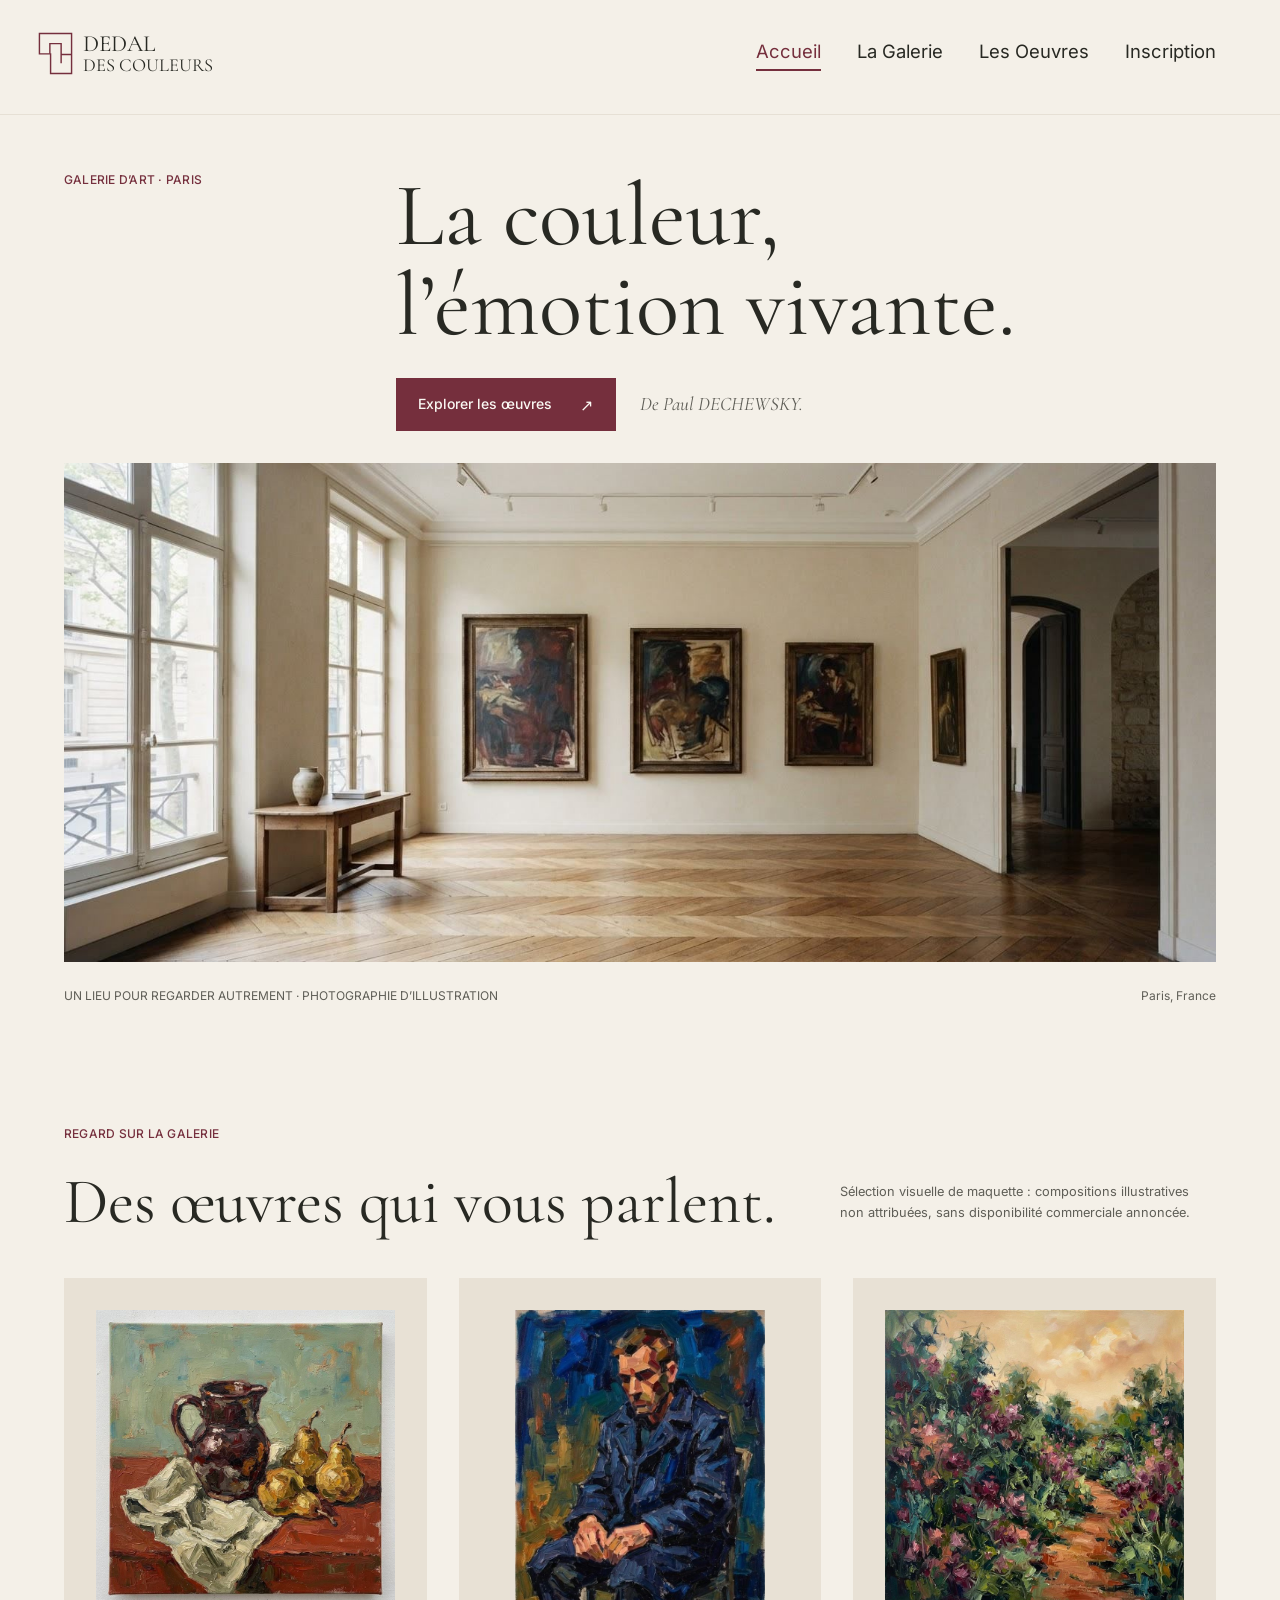
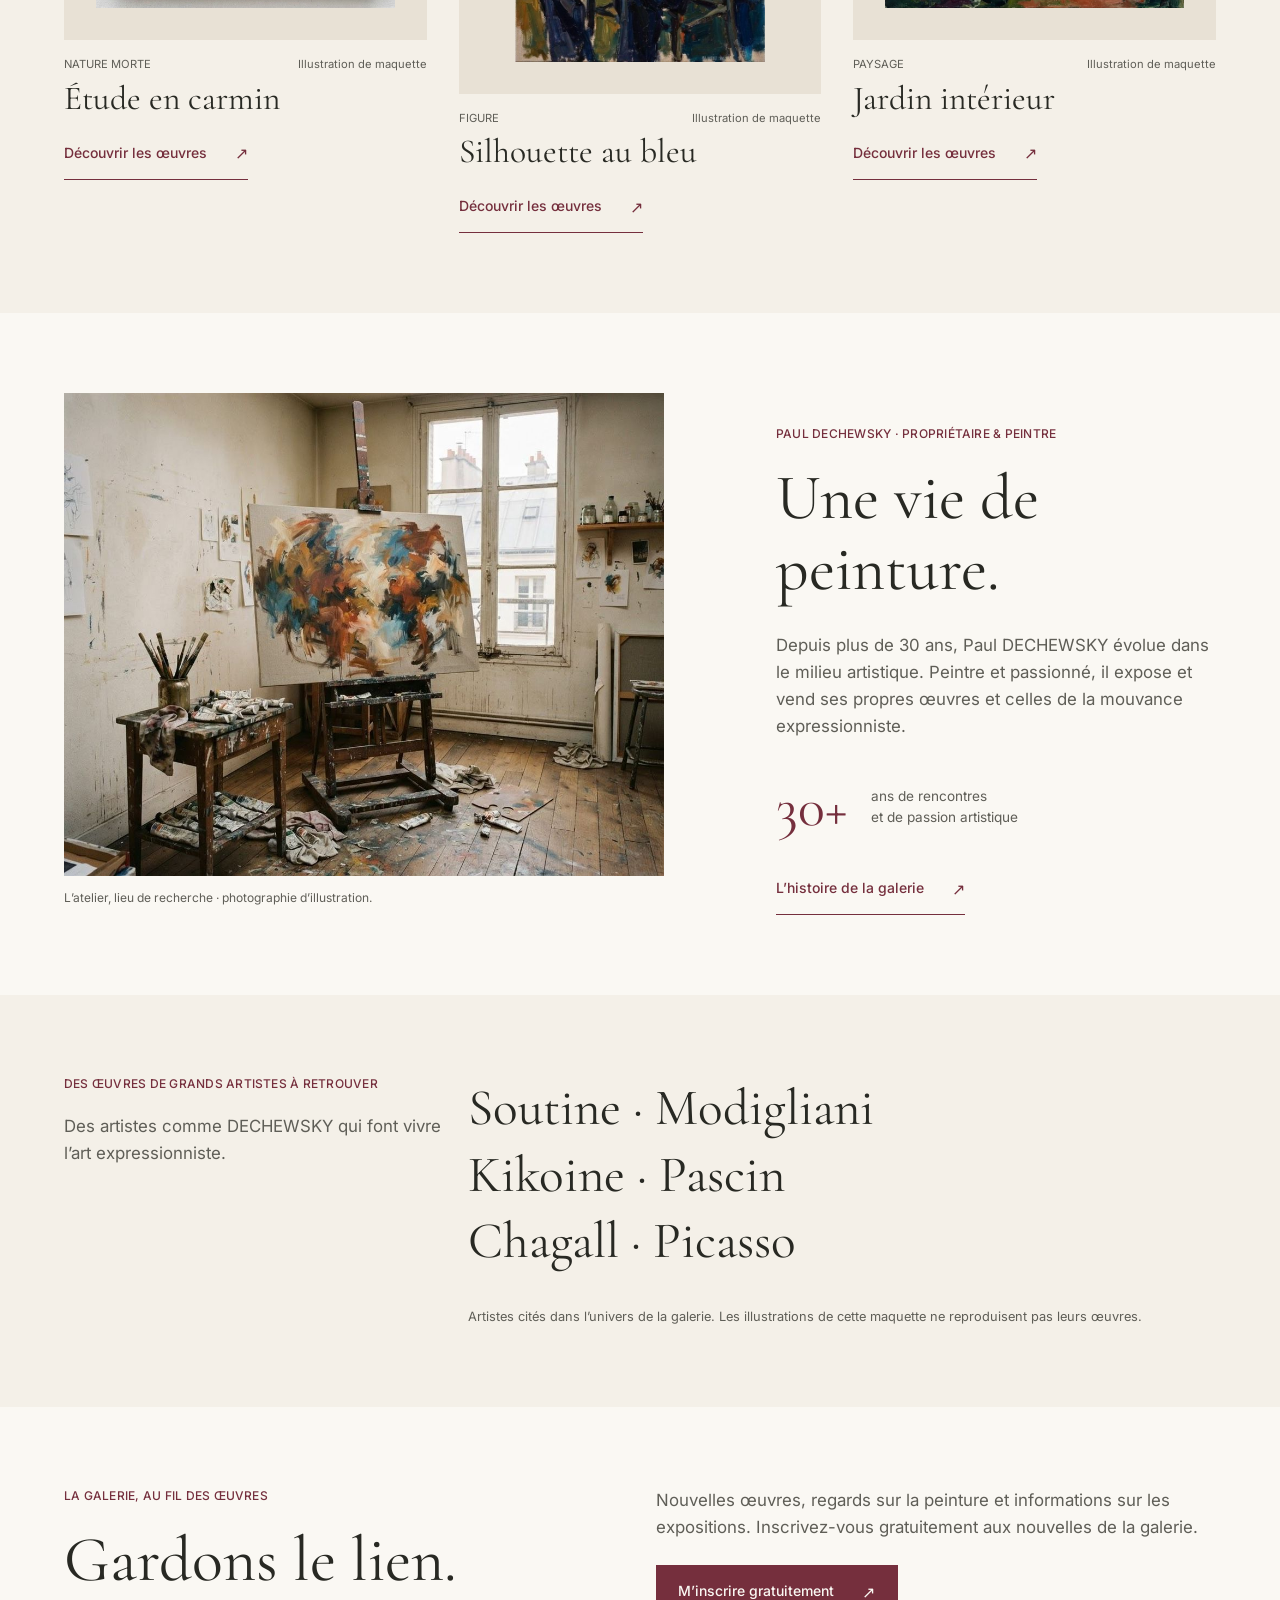
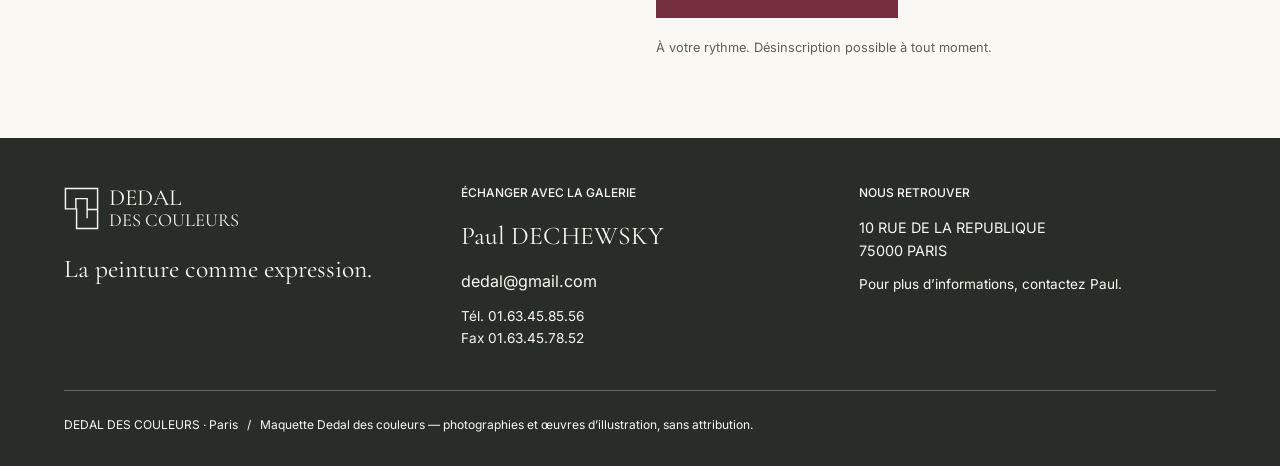
<file: index.html>
<!DOCTYPE html>
<html lang="fr">
<head>
  <meta charset="utf-8">
  <meta name="viewport" content="width=device-width, initial-scale=1">
  <title>DEDAL DES COULEURS · Galerie d’art à Paris</title>
  <meta name="description" content="DEDAL DES COULEURS, galerie d’art de Paul DECHEWSKY à Paris : peinture expressionniste, œuvres et expositions.">
  <link rel="icon" href="images/logo.svg" type="image/svg+xml">
  <link rel="stylesheet" href="css/style.css">
</head>
<body>
  <a class="lien-evitement" href="#contenu">Aller au contenu</a>

  <header class="entete">
    <div class="conteneur">
      <a class="logo" href="index.html" aria-label="DEDAL DES COULEURS, retour à l’accueil">
        <img src="images/logo.svg" alt="" width="35" height="43">
        <span><span class="logo-grand">Dedal</span>des couleurs</span>
      </a>
      <button class="burger" type="button" aria-expanded="false" aria-controls="menu" aria-label="Ouvrir le menu">
        <span></span><span></span><span></span>
      </button>
      <nav aria-label="Navigation principale">
        <ul class="menu" id="menu">
        <li><a href="index.html" aria-current="page">Accueil</a></li>
        <li><a href="galerie.html">La Galerie</a></li>
        <li><a href="oeuvres.html">Les Oeuvres</a></li>
        <li><a href="inscription.html">Inscription</a></li>
        </ul>
      </nav>
    </div>
  </header>

  <main id="contenu">
    <section class="conteneur hero" aria-labelledby="titre-accueil">
      <p class="surtitre">Galerie d’art · Paris</p>
      <div class="hero-texte">
        <h1 class="titre-xl" id="titre-accueil">La couleur,<br>l’émotion vivante.</h1>
        <div class="hero-actions">
          <a class="bouton fleche" href="oeuvres.html">Explorer les œuvres</a>
          <p class="signature">De Paul DECHEWSKY.</p>
        </div>
      </div>
      <figure class="hero-image">
        <img src="images/galerie-salle.jpg" alt="Salle lumineuse de la galerie, parquet en point de Hongrie et toiles expressionnistes accrochées au mur" width="1584" height="672">
      </figure>
      <p class="hero-legende"><span>Un lieu pour regarder autrement · photographie d’illustration</span><span>Paris, France</span></p>
    </section>

    <section class="section fond-creme" aria-labelledby="titre-oeuvres">
      <div class="conteneur">
        <div class="section-intro">
          <p class="surtitre">Regard sur la galerie</p>
          <h2 class="titre-l" id="titre-oeuvres">Des œuvres qui vous parlent.</h2>
          <p class="petit">Sélection visuelle de maquette : compositions illustratives non attribuées, sans disponibilité commerciale annoncée.</p>
        </div>
        <ul class="grille-oeuvres">
        <li class="oeuvre">
          <div class="oeuvre-cadre">
            <img src="images/etude-en-carmin.jpg" alt="Nature morte peinte : pichet brun, poires et linge blanc sur une table rouge" width="800" height="800" loading="lazy">
          </div>
          <p class="oeuvre-meta"><span>Nature morte</span><span>Illustration de maquette</span></p>
          <h3>Étude en carmin</h3>
          <a class="lien-fleche fleche" href="oeuvres.html">Découvrir les œuvres<span class="visually-hidden"> : Étude en carmin</span></a>
        </li>
        <li class="oeuvre">
          <div class="oeuvre-cadre">
            <img src="images/silhouette-au-bleu.jpg" alt="Portrait expressionniste d’un homme assis, vêtu de bleu sombre" width="568" height="800" loading="lazy">
          </div>
          <p class="oeuvre-meta"><span>Figure</span><span>Illustration de maquette</span></p>
          <h3>Silhouette au bleu</h3>
          <a class="lien-fleche fleche" href="oeuvres.html">Découvrir les œuvres<span class="visually-hidden"> : Silhouette au bleu</span></a>
        </li>
        <li class="oeuvre">
          <div class="oeuvre-cadre">
            <img src="images/jardin-interieur.jpg" alt="Chemin ocre traversant un jardin de fleurs pourpres" width="800" height="800" loading="lazy">
          </div>
          <p class="oeuvre-meta"><span>Paysage</span><span>Illustration de maquette</span></p>
          <h3>Jardin intérieur</h3>
          <a class="lien-fleche fleche" href="oeuvres.html">Découvrir les œuvres<span class="visually-hidden"> : Jardin intérieur</span></a>
        </li>
        </ul>
      </div>
    </section>

    <section class="section fond-ivoire" aria-labelledby="titre-paul">
      <div class="conteneur presentation">
        <figure>
          <img src="images/atelier.jpg" alt="Atelier de peintre : toile abstraite sur un chevalet devant une fenêtre" width="1100" height="886" loading="lazy">
          <figcaption class="legende">L’atelier, lieu de recherche · photographie d’illustration.</figcaption>
        </figure>
        <div class="presentation-texte">
          <p class="surtitre">Paul DECHEWSKY · Propriétaire &amp; peintre</p>
          <h2 class="titre-l" id="titre-paul">Une vie de peinture.</h2>
          <p class="texte-gris">Depuis plus de 30 ans, Paul DECHEWSKY évolue dans le milieu artistique. Peintre et passionné, il expose et vend ses propres œuvres et celles de la mouvance expressionniste.</p>
          <p class="chiffre"><strong>30+</strong><span>ans de rencontres<br>et de passion artistique</span></p>
          <a class="lien-fleche fleche" href="galerie.html">L’histoire de la galerie</a>
        </div>
      </div>
    </section>

    <section class="section fond-creme" aria-labelledby="titre-artistes">
      <div class="conteneur artistes">
        <div>
          <h2 class="surtitre" id="titre-artistes">Des œuvres de grands artistes à retrouver</h2>
          <p class="texte-gris">Des artistes comme DECHEWSKY qui font vivre l’art expressionniste.</p>
        </div>
        <div>
          <ul class="artistes-liste">
            <li>Soutine · Modigliani</li>
            <li>Kikoine · Pascin</li>
            <li>Chagall · Picasso</li>
          </ul>
          <p class="petit">Artistes cités dans l’univers de la galerie. Les illustrations de cette maquette ne reproduisent pas leurs œuvres.</p>
        </div>
      </div>
    </section>

    <section class="section fond-ivoire" aria-labelledby="titre-lien">
      <div class="conteneur newsletter">
        <div>
          <p class="surtitre">La galerie, au fil des œuvres</p>
          <h2 class="titre-l" id="titre-lien">Gardons le lien.</h2>
        </div>
        <div>
          <p class="texte-gris">Nouvelles œuvres, regards sur la peinture et informations sur les expositions. Inscrivez-vous gratuitement aux nouvelles de la galerie.</p>
          <a class="bouton fleche" href="inscription.html">M’inscrire gratuitement</a>
          <p class="petit">À votre rythme. Désinscription possible à tout moment.</p>
        </div>
      </div>
    </section>
  </main>

  <footer class="pied">
    <div class="conteneur">
      <div class="pied-grille">
        <div>
          <a class="logo" href="index.html" aria-label="DEDAL DES COULEURS, retour à l’accueil">
            <img src="images/logo-clair.svg" alt="" width="35" height="43">
            <span><span class="logo-grand">Dedal</span>des couleurs</span>
          </a>
          <p class="pied-devise">La peinture comme expression.</p>
        </div>
        <div>
          <h2>Échanger avec la galerie</h2>
          <p class="pied-nom">Paul DECHEWSKY</p>
          <a class="pied-mail" href="mailto:dedal@gmail.com">dedal@gmail.com</a>
          <p class="pied-petit">Tél. <a href="tel:+33163458556">01.63.45.85.56</a><br>Fax 01.63.45.78.52</p>
        </div>
        <div>
          <h2>Nous retrouver</h2>
          <address>10 RUE DE LA REPUBLIQUE<br>75000 PARIS</address>
          <p class="pied-petit">Pour plus d’informations, contactez Paul.</p>
        </div>
      </div>
      <p class="pied-bas">DEDAL DES COULEURS · Paris &nbsp;&nbsp;/&nbsp;&nbsp; Maquette Dedal des couleurs — photographies et œuvres d’illustration, sans attribution.</p>
    </div>
  </footer>

  <script src="js/script.js"></script>
</body>
</html>
</file>
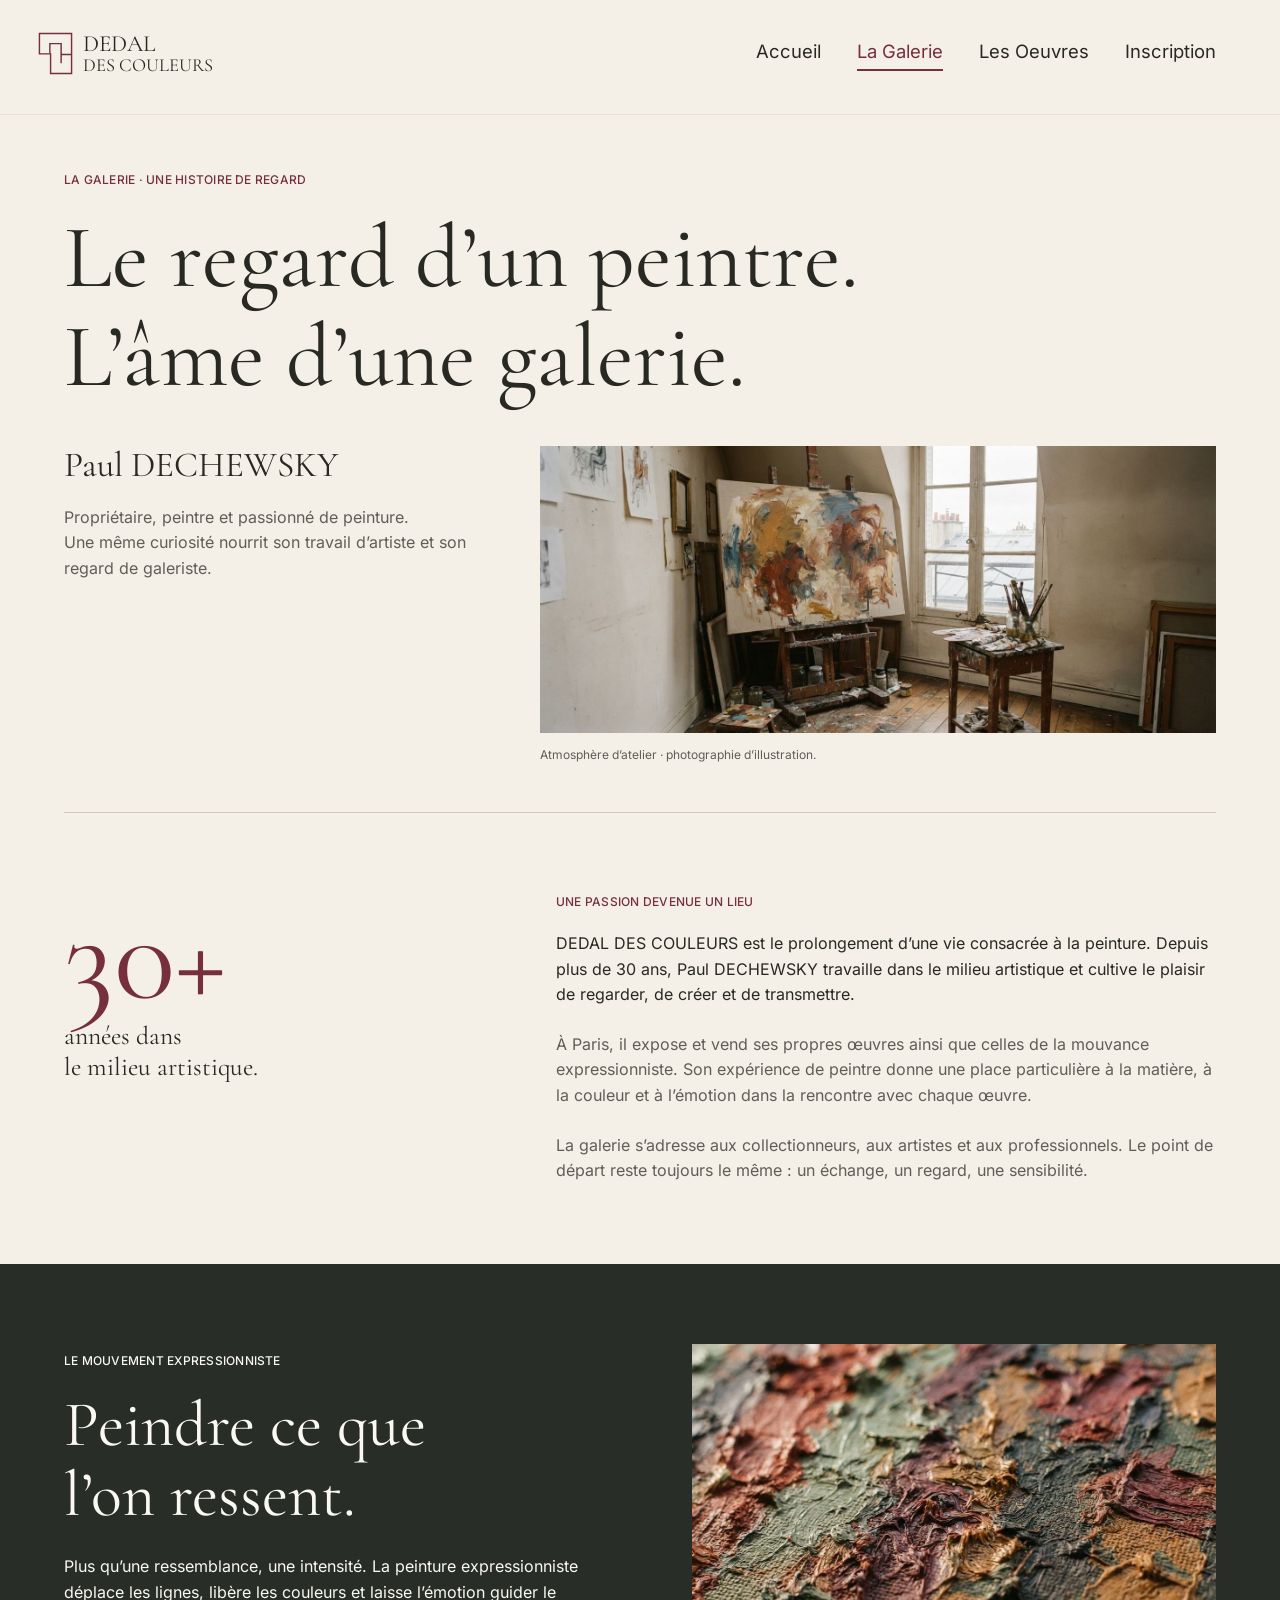
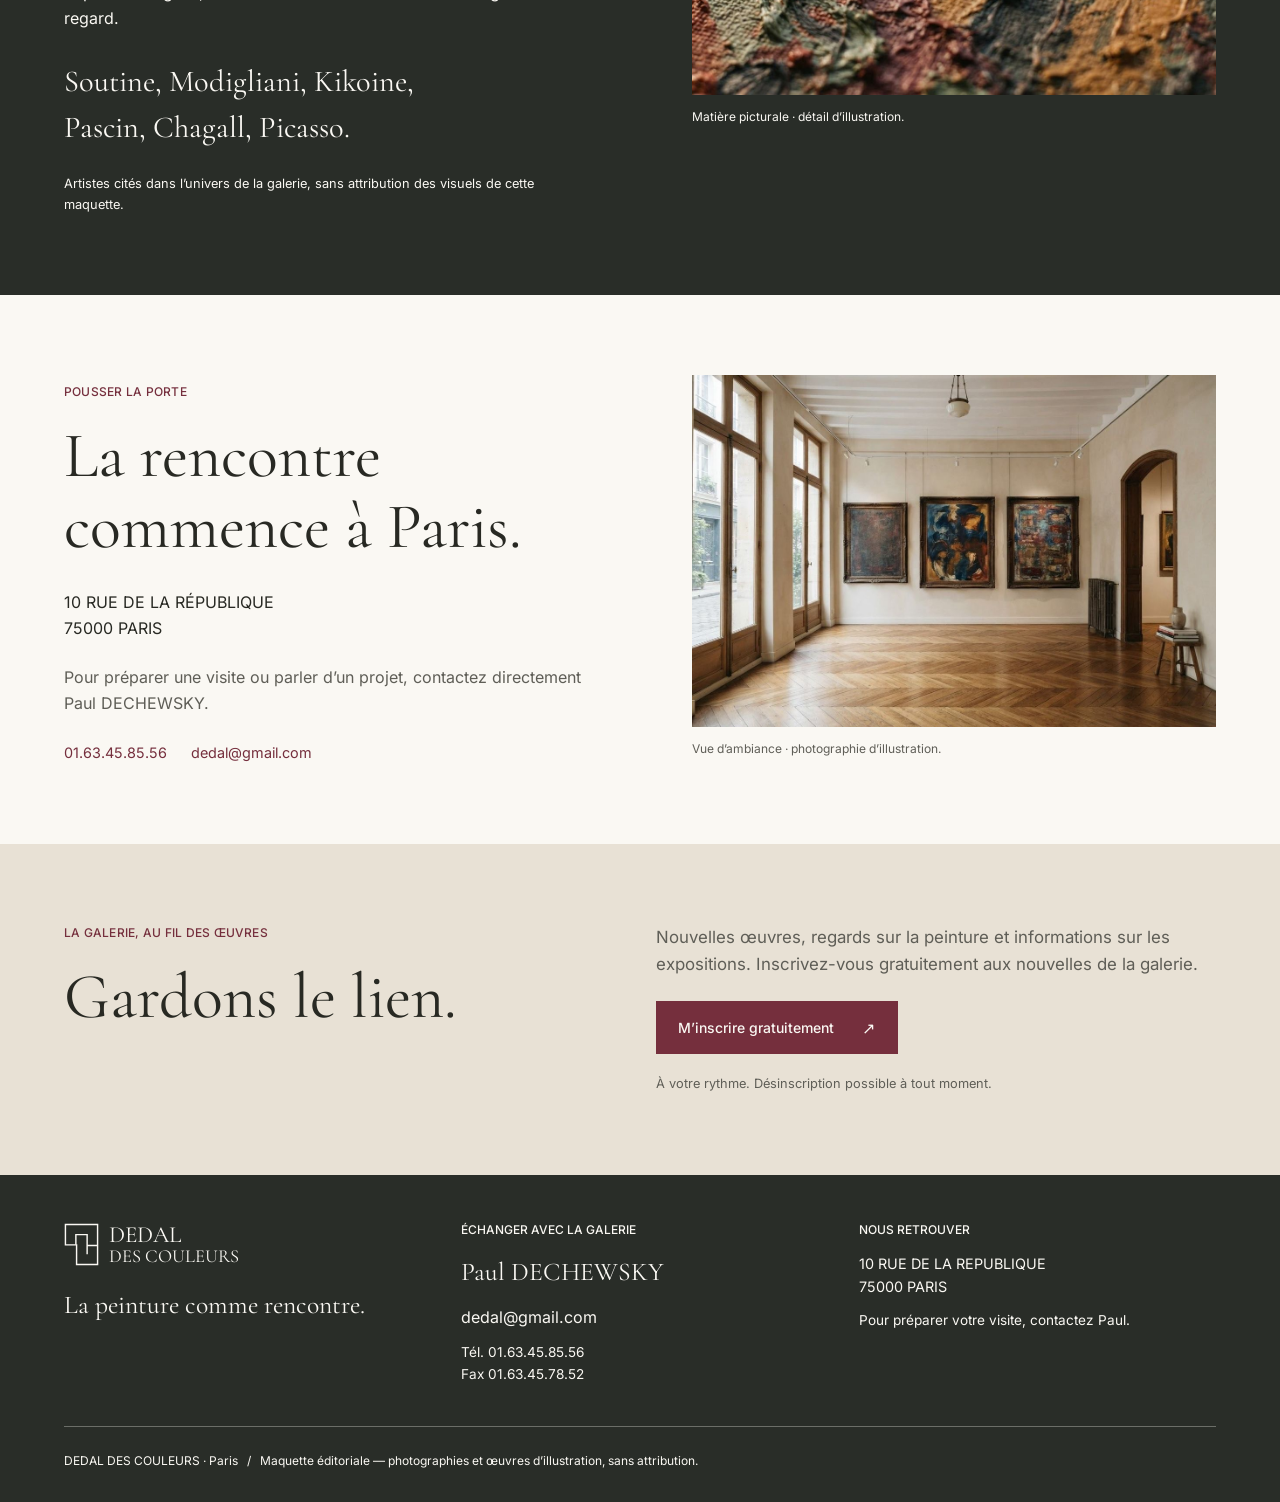
<file: galerie.html>
<!DOCTYPE html>
<html lang="fr">
<head>
  <meta charset="utf-8">
  <meta name="viewport" content="width=device-width, initial-scale=1">
  <title>La Galerie · DEDAL DES COULEURS</title>
  <meta name="description" content="L’histoire de la galerie DEDAL DES COULEURS et de Paul DECHEWSKY, peintre et galeriste à Paris.">
  <link rel="icon" href="images/logo.svg" type="image/svg+xml">
  <link rel="stylesheet" href="css/style.css">
</head>
<body>
  <a class="lien-evitement" href="#contenu">Aller au contenu</a>

  <header class="entete">
    <div class="conteneur">
      <a class="logo" href="index.html" aria-label="DEDAL DES COULEURS, retour à l’accueil">
        <img src="images/logo.svg" alt="" width="35" height="43">
        <span><span class="logo-grand">Dedal</span>des couleurs</span>
      </a>
      <button class="burger" type="button" aria-expanded="false" aria-controls="menu" aria-label="Ouvrir le menu">
        <span></span><span></span><span></span>
      </button>
      <nav aria-label="Navigation principale">
        <ul class="menu" id="menu">
        <li><a href="index.html">Accueil</a></li>
        <li><a href="galerie.html" aria-current="page">La Galerie</a></li>
        <li><a href="oeuvres.html">Les Oeuvres</a></li>
        <li><a href="inscription.html">Inscription</a></li>
        </ul>
      </nav>
    </div>
  </header>

  <main id="contenu">
    <section class="conteneur page-intro" aria-labelledby="titre-galerie">
      <p class="surtitre">La galerie · Une histoire de regard</p>
      <h1 class="titre-xl" id="titre-galerie">Le regard d’un peintre.<br>L’âme d’une galerie.</h1>
      <div class="galerie-portrait">
        <div>
          <h2>Paul DECHEWSKY</h2>
          <p class="texte-gris">Propriétaire, peintre et passionné de peinture.<br>Une même curiosité nourrit son travail d’artiste et son regard de galeriste.</p>
        </div>
        <figure>
          <img src="images/atelier-large.jpg" alt="Atelier sous les toits : grande toile abstraite sur chevalet, pinceaux et tubes de peinture" width="1500" height="636">
          <figcaption class="legende">Atmosphère d’atelier · photographie d’illustration.</figcaption>
        </figure>
      </div>
    </section>

    <section class="conteneur" aria-labelledby="titre-passion">
      <div class="passion section">
        <p class="passion-chiffre"><strong>30+</strong><span>années dans<br>le milieu artistique.</span></p>
        <div class="passion-texte">
          <h2 class="surtitre" id="titre-passion">Une passion devenue un lieu</h2>
          <p>DEDAL DES COULEURS est le prolongement d’une vie consacrée à la peinture. Depuis plus de 30 ans, Paul DECHEWSKY travaille dans le milieu artistique et cultive le plaisir de regarder, de créer et de transmettre.</p>
          <p>À Paris, il expose et vend ses propres œuvres ainsi que celles de la mouvance expressionniste. Son expérience de peintre donne une place particulière à la matière, à la couleur et à l’émotion dans la rencontre avec chaque œuvre.</p>
          <p>La galerie s’adresse aux collectionneurs, aux artistes et aux professionnels. Le point de départ reste toujours le même : un échange, un regard, une sensibilité.</p>
        </div>
      </div>
    </section>

    <section class="section fond-nuit" aria-labelledby="titre-mouvement">
      <div class="conteneur deux-colonnes">
        <div class="contenu">
          <p class="surtitre">Le mouvement expressionniste</p>
          <h2 class="titre-l" id="titre-mouvement">Peindre ce que<br>l’on ressent.</h2>
          <p>Plus qu’une ressemblance, une intensité. La peinture expressionniste déplace les lignes, libère les couleurs et laisse l’émotion guider le regard.</p>
          <p class="liste-noms">Soutine, Modigliani, Kikoine,<br>Pascin, Chagall, Picasso.</p>
          <p class="petit">Artistes cités dans l’univers de la galerie, sans attribution des visuels de cette maquette.</p>
        </div>
        <figure>
          <img src="images/matiere.jpg" alt="Gros plan sur une peinture à l’huile en relief, tons rouges, verts et ocre" width="1200" height="805" loading="lazy">
          <figcaption class="legende">Matière picturale · détail d’illustration.</figcaption>
        </figure>
      </div>
    </section>

    <section class="section fond-ivoire" aria-labelledby="titre-rencontre">
      <div class="conteneur deux-colonnes">
        <div class="contenu">
          <p class="surtitre">Pousser la porte</p>
          <h2 class="titre-l" id="titre-rencontre">La rencontre<br>commence à Paris.</h2>
          <address class="contact-adresse">10 rue de la République<br>75000 Paris</address>
          <p class="texte-gris">Pour préparer une visite ou parler d’un projet, contactez directement Paul DECHEWSKY.</p>
          <p class="contact-liens"><a href="tel:+33163458556">01.63.45.85.56</a><a href="mailto:dedal@gmail.com">dedal@gmail.com</a></p>
        </div>
        <figure>
          <img src="images/galerie-vue.jpg" alt="Salle d’exposition aux grandes fenêtres, trois toiles encadrées au mur" width="1200" height="805" loading="lazy">
          <figcaption class="legende">Vue d’ambiance · photographie d’illustration.</figcaption>
        </figure>
      </div>
    </section>

    <section class="section fond-lin" aria-labelledby="titre-lien">
      <div class="conteneur newsletter">
        <div>
          <p class="surtitre">La galerie, au fil des œuvres</p>
          <h2 class="titre-l" id="titre-lien">Gardons le lien.</h2>
        </div>
        <div>
          <p class="texte-gris">Nouvelles œuvres, regards sur la peinture et informations sur les expositions. Inscrivez-vous gratuitement aux nouvelles de la galerie.</p>
          <a class="bouton fleche" href="inscription.html">M’inscrire gratuitement</a>
          <p class="petit">À votre rythme. Désinscription possible à tout moment.</p>
        </div>
      </div>
    </section>
  </main>

  <footer class="pied">
    <div class="conteneur">
      <div class="pied-grille">
        <div>
          <a class="logo" href="index.html" aria-label="DEDAL DES COULEURS, retour à l’accueil">
            <img src="images/logo-clair.svg" alt="" width="35" height="43">
            <span><span class="logo-grand">Dedal</span>des couleurs</span>
          </a>
          <p class="pied-devise">La peinture comme rencontre.</p>
        </div>
        <div>
          <h2>Échanger avec la galerie</h2>
          <p class="pied-nom">Paul DECHEWSKY</p>
          <a class="pied-mail" href="mailto:dedal@gmail.com">dedal@gmail.com</a>
          <p class="pied-petit">Tél. <a href="tel:+33163458556">01.63.45.85.56</a><br>Fax 01.63.45.78.52</p>
        </div>
        <div>
          <h2>Nous retrouver</h2>
          <address>10 RUE DE LA REPUBLIQUE<br>75000 PARIS</address>
          <p class="pied-petit">Pour préparer votre visite, contactez Paul.</p>
        </div>
      </div>
      <p class="pied-bas">DEDAL DES COULEURS · Paris &nbsp;&nbsp;/&nbsp;&nbsp; Maquette éditoriale — photographies et œuvres d’illustration, sans attribution.</p>
    </div>
  </footer>

  <script src="js/script.js"></script>
</body>
</html>
</file>
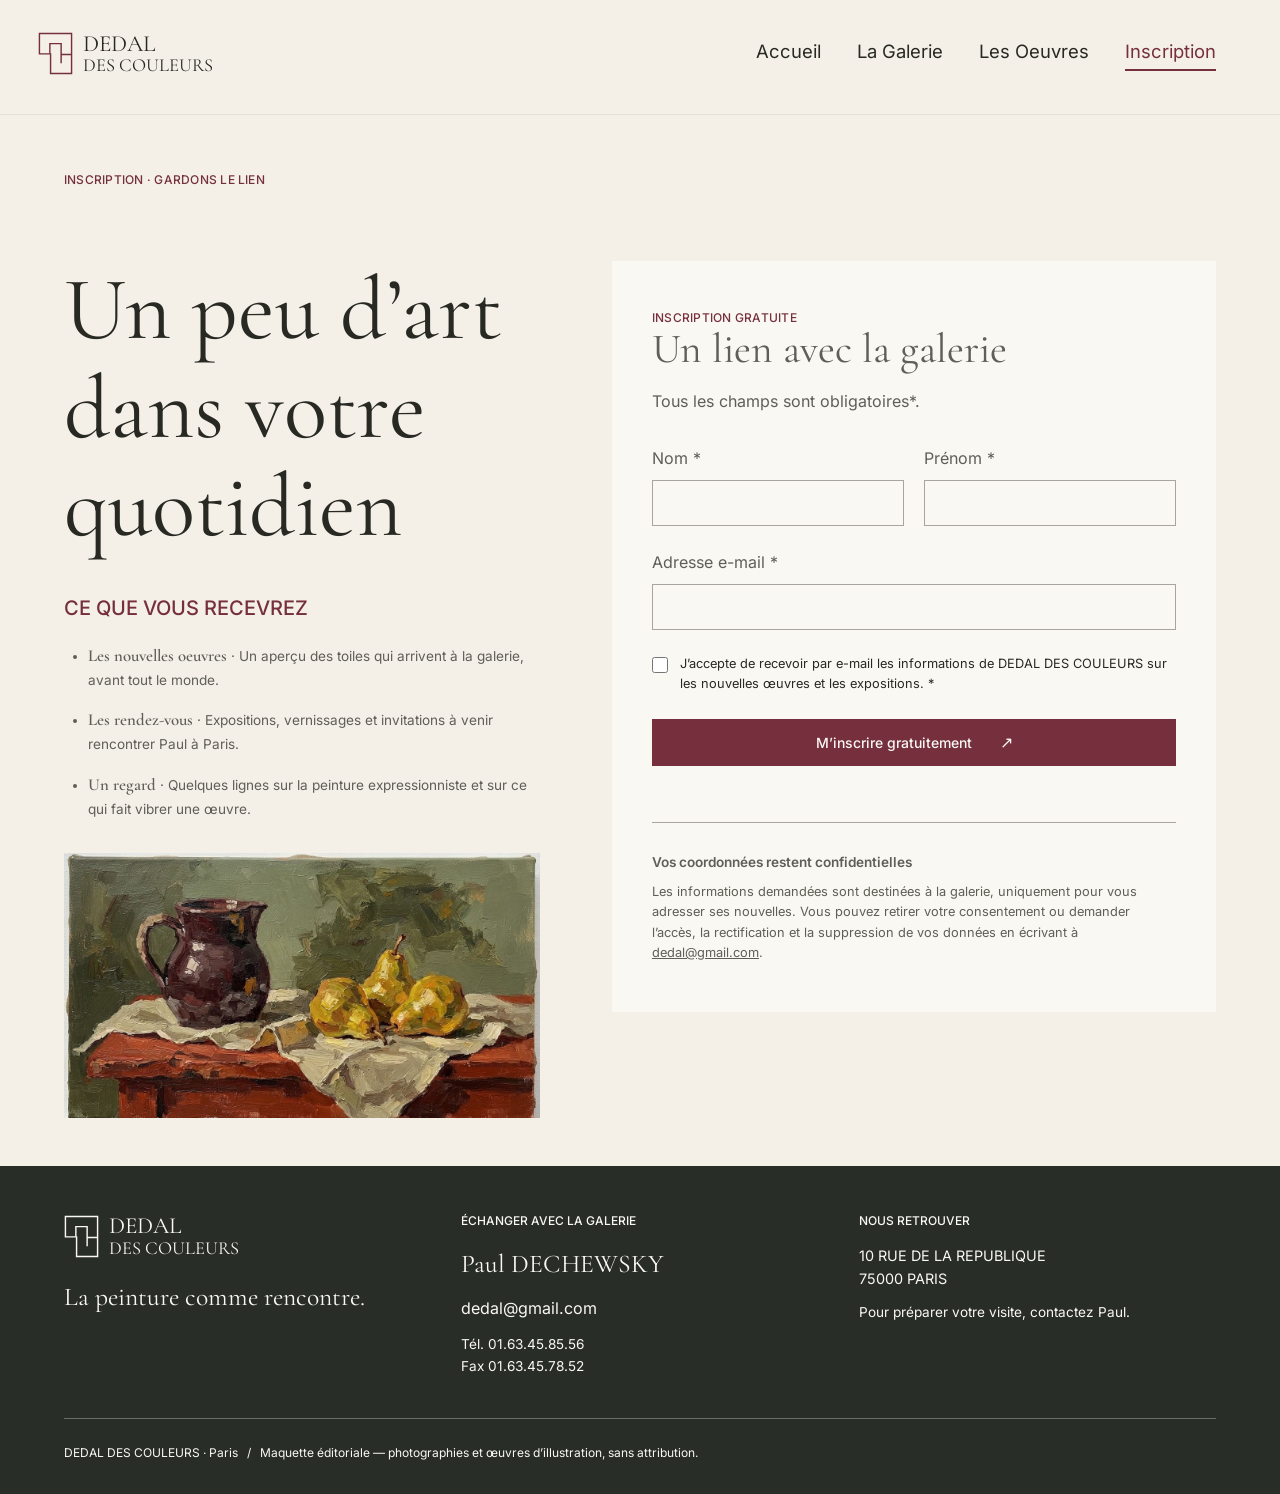
<file: inscription.html>
<!DOCTYPE html>
<html lang="fr">
<head>
  <meta charset="utf-8">
  <meta name="viewport" content="width=device-width, initial-scale=1">
  <title>Inscription · DEDAL DES COULEURS</title>
  <meta name="description" content="Inscrivez-vous gratuitement aux nouvelles de la galerie DEDAL DES COULEURS : nouvelles œuvres, expositions et vernissages.">
  <link rel="icon" href="images/logo.svg" type="image/svg+xml">
  <link rel="stylesheet" href="css/style.css">
</head>
<body>
  <a class="lien-evitement" href="#contenu">Aller au contenu</a>

  <header class="entete">
    <div class="conteneur">
      <a class="logo" href="index.html" aria-label="DEDAL DES COULEURS, retour à l’accueil">
        <img src="images/logo.svg" alt="" width="35" height="43">
        <span><span class="logo-grand">Dedal</span>des couleurs</span>
      </a>
      <button class="burger" type="button" aria-expanded="false" aria-controls="menu" aria-label="Ouvrir le menu">
        <span></span><span></span><span></span>
      </button>
      <nav aria-label="Navigation principale">
        <ul class="menu" id="menu">
        <li><a href="index.html">Accueil</a></li>
        <li><a href="galerie.html">La Galerie</a></li>
        <li><a href="oeuvres.html">Les Oeuvres</a></li>
        <li><a href="inscription.html" aria-current="page">Inscription</a></li>
        </ul>
      </nav>
    </div>
  </header>

  <main id="contenu">
    <div class="conteneur inscription">
      <p class="surtitre">Inscription · Gardons le lien</p>
      <section aria-labelledby="titre-inscription">
        <h1 class="titre-xl" id="titre-inscription">Un peu d’art<br>dans votre<br>quotidien</h1>
        <h2 class="rubrique">Ce que vous recevrez</h2>
        <ul class="avantages">
          <li><strong>Les nouvelles oeuvres</strong> · Un aperçu des toiles qui arrivent à la galerie, avant tout le monde.</li>
          <li><strong>Les rendez-vous</strong> · Expositions, vernissages et invitations à venir rencontrer Paul à Paris.</li>
          <li><strong>Un regard</strong> · Quelques lignes sur la peinture expressionniste et sur ce qui fait vibrer une œuvre.</li>
        </ul>
        <img class="inscription-image" src="images/inscription-nature-morte.jpg" alt="Nature morte peinte : pichet brun, poires jaunes et linge sur une table rouge" width="1200" height="670" loading="lazy">
      </section>

      <section class="formulaire-bloc" aria-labelledby="titre-formulaire">
        <p class="surtitre">Inscription gratuite</p>
        <h2 id="titre-formulaire">Un lien avec la galerie</h2>
        <p class="texte-gris">Tous les champs sont obligatoires*.</p>
        <form class="formulaire" id="formulaire" action="#" method="post">
          <div class="formulaire-ligne">
            <div class="champ">
              <label for="nom">Nom *</label>
              <input type="text" id="nom" name="nom" autocomplete="family-name" required>
            </div>
            <div class="champ">
              <label for="prenom">Prénom *</label>
              <input type="text" id="prenom" name="prenom" autocomplete="given-name" required>
            </div>
          </div>
          <div class="champ">
            <label for="email">Adresse e-mail *</label>
            <input type="email" id="email" name="email" autocomplete="email" required>
          </div>
          <div class="consentement">
            <input type="checkbox" id="consentement" name="consentement" required>
            <label for="consentement">J’accepte de recevoir par e-mail les informations de DEDAL DES COULEURS sur les nouvelles œuvres et les expositions. *</label>
          </div>
          <button class="bouton fleche" type="submit">M’inscrire gratuitement</button>
          <p class="message-envoi" id="message-envoi" aria-live="polite"></p>
        </form>
        <div class="confidentialite">
          <h3>Vos coordonnées restent confidentielles</h3>
          <p>Les informations demandées sont destinées à la galerie, uniquement pour vous adresser ses nouvelles. Vous pouvez retirer votre consentement ou demander l’accès, la rectification et la suppression de vos données en écrivant à <a href="mailto:dedal@gmail.com">dedal@gmail.com</a>.</p>
        </div>
      </section>
    </div>
  </main>

  <footer class="pied">
    <div class="conteneur">
      <div class="pied-grille">
        <div>
          <a class="logo" href="index.html" aria-label="DEDAL DES COULEURS, retour à l’accueil">
            <img src="images/logo-clair.svg" alt="" width="35" height="43">
            <span><span class="logo-grand">Dedal</span>des couleurs</span>
          </a>
          <p class="pied-devise">La peinture comme rencontre.</p>
        </div>
        <div>
          <h2>Échanger avec la galerie</h2>
          <p class="pied-nom">Paul DECHEWSKY</p>
          <a class="pied-mail" href="mailto:dedal@gmail.com">dedal@gmail.com</a>
          <p class="pied-petit">Tél. <a href="tel:+33163458556">01.63.45.85.56</a><br>Fax 01.63.45.78.52</p>
        </div>
        <div>
          <h2>Nous retrouver</h2>
          <address>10 RUE DE LA REPUBLIQUE<br>75000 PARIS</address>
          <p class="pied-petit">Pour préparer votre visite, contactez Paul.</p>
        </div>
      </div>
      <p class="pied-bas">DEDAL DES COULEURS · Paris &nbsp;&nbsp;/&nbsp;&nbsp; Maquette éditoriale — photographies et œuvres d’illustration, sans attribution.</p>
    </div>
  </footer>

  <script src="js/script.js"></script>
</body>
</html>
</file>
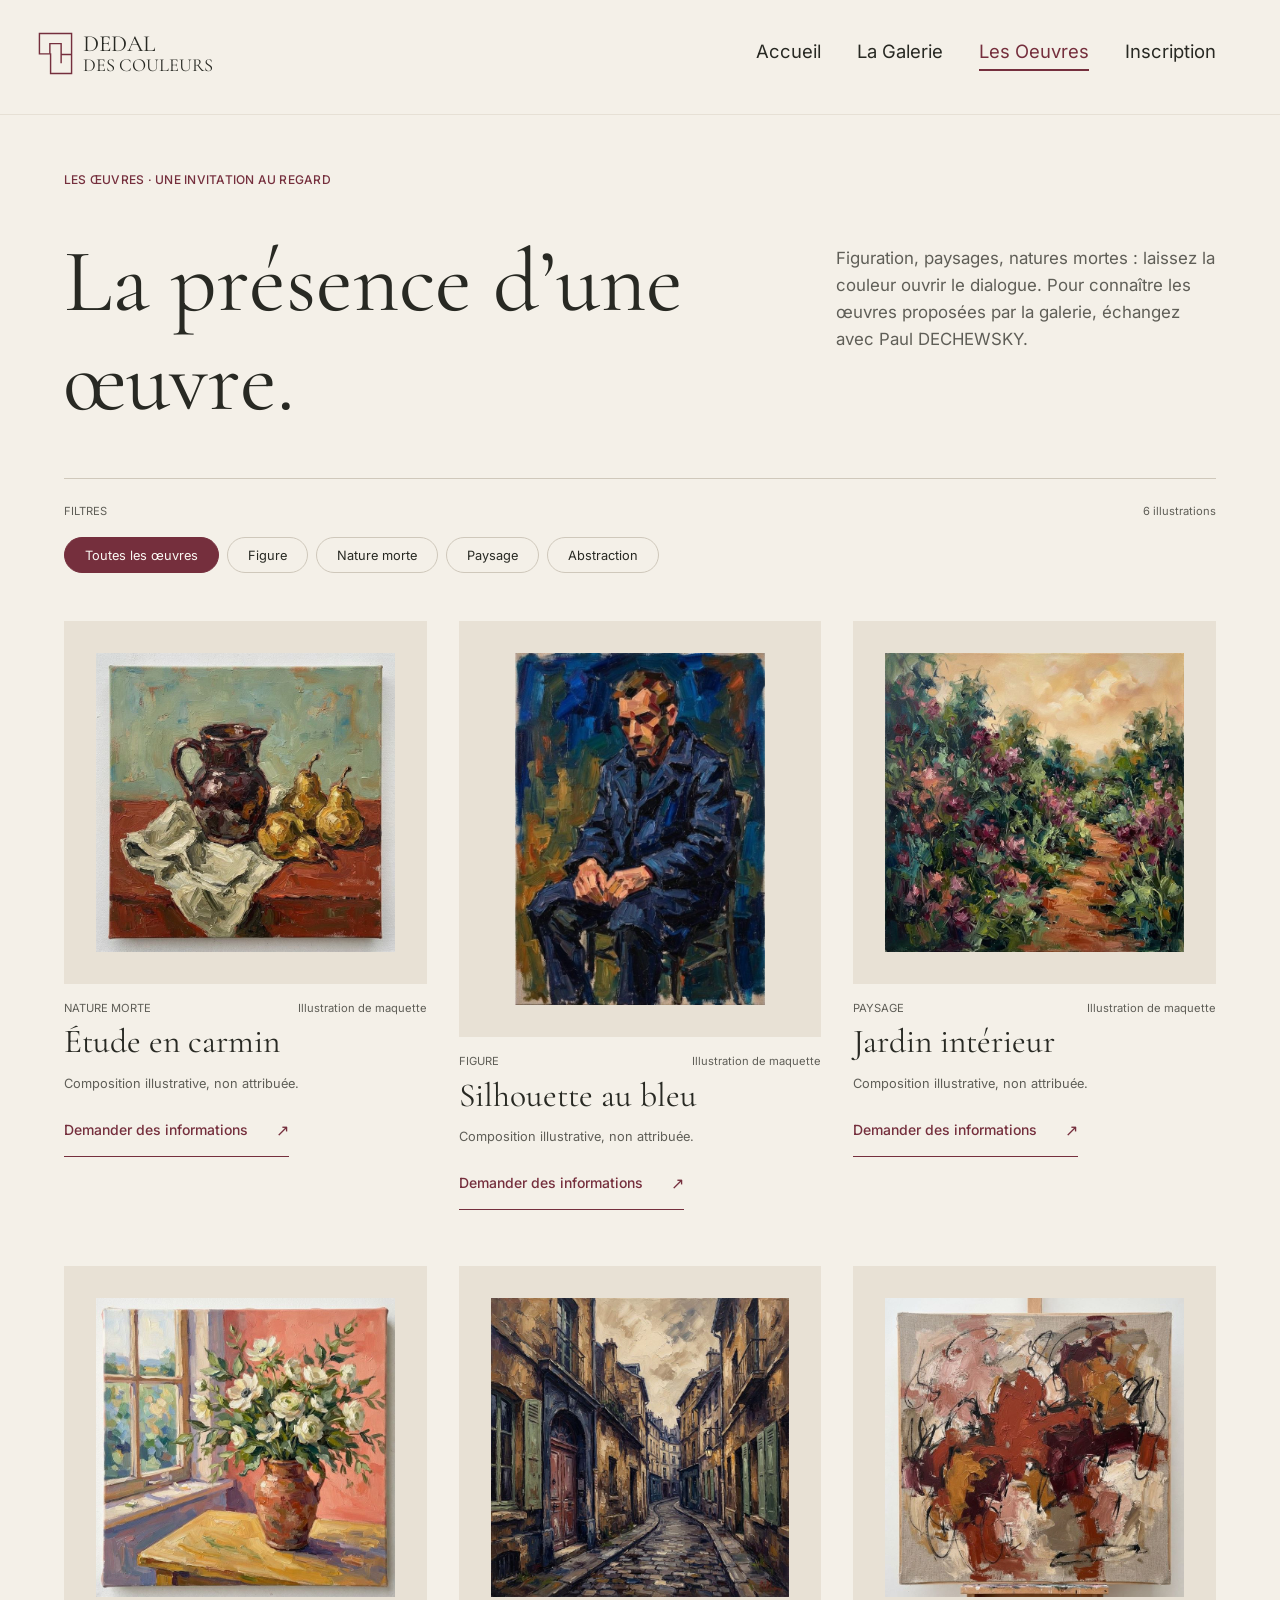
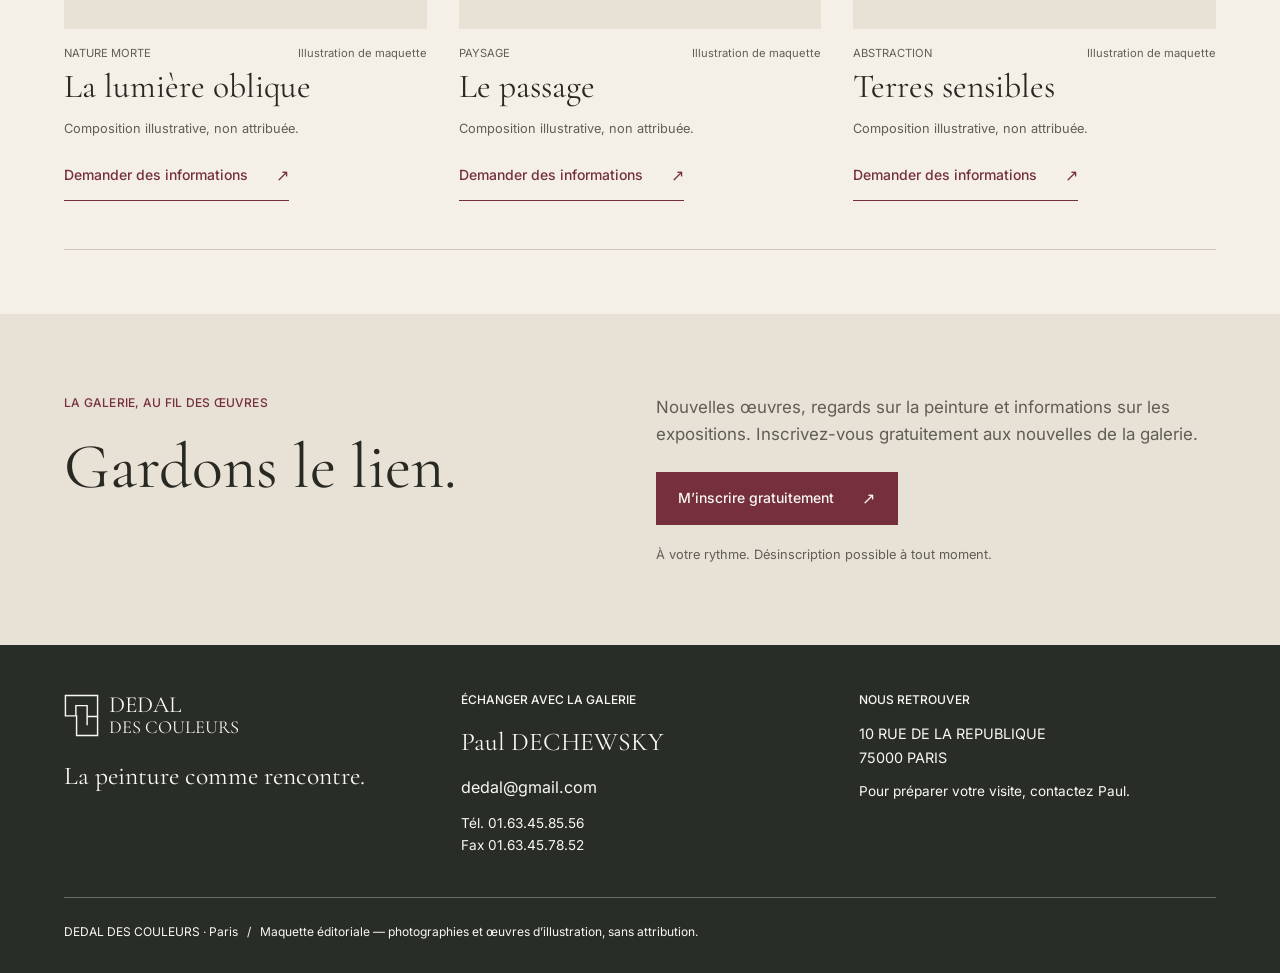
<file: oeuvres.html>
<!DOCTYPE html>
<html lang="fr">
<head>
  <meta charset="utf-8">
  <meta name="viewport" content="width=device-width, initial-scale=1">
  <title>Les Œuvres · DEDAL DES COULEURS</title>
  <meta name="description" content="Figuration, paysages, natures mortes et abstraction : découvrez les œuvres présentées par la galerie DEDAL DES COULEURS.">
  <link rel="icon" href="images/logo.svg" type="image/svg+xml">
  <link rel="stylesheet" href="css/style.css">
</head>
<body>
  <a class="lien-evitement" href="#contenu">Aller au contenu</a>

  <header class="entete">
    <div class="conteneur">
      <a class="logo" href="index.html" aria-label="DEDAL DES COULEURS, retour à l’accueil">
        <img src="images/logo.svg" alt="" width="35" height="43">
        <span><span class="logo-grand">Dedal</span>des couleurs</span>
      </a>
      <button class="burger" type="button" aria-expanded="false" aria-controls="menu" aria-label="Ouvrir le menu">
        <span></span><span></span><span></span>
      </button>
      <nav aria-label="Navigation principale">
        <ul class="menu" id="menu">
        <li><a href="index.html">Accueil</a></li>
        <li><a href="galerie.html">La Galerie</a></li>
        <li><a href="oeuvres.html" aria-current="page">Les Oeuvres</a></li>
        <li><a href="inscription.html">Inscription</a></li>
        </ul>
      </nav>
    </div>
  </header>

  <main id="contenu">
    <section class="conteneur page-intro oeuvres-fin" aria-labelledby="titre-presence">
      <div class="oeuvres-entete">
        <p class="surtitre">Les œuvres · Une invitation au regard</p>
        <h1 class="titre-xl" id="titre-presence">La présence d’une œuvre.</h1>
        <p class="texte-gris">Figuration, paysages, natures mortes : laissez la couleur ouvrir le dialogue. Pour connaître les œuvres proposées par la galerie, échangez avec Paul DECHEWSKY.</p>
      </div>

      <div class="filtres">
        <div class="filtres-haut">
          <p id="titre-filtres">Filtres</p>
          <p id="compteur" aria-live="polite">6 illustrations</p>
        </div>
        <ul class="filtres-liste" aria-labelledby="titre-filtres">
          <li><button class="filtre" type="button" data-filtre="toutes" aria-pressed="true">Toutes les œuvres</button></li>
          <li><button class="filtre" type="button" data-filtre="figure" aria-pressed="false">Figure</button></li>
          <li><button class="filtre" type="button" data-filtre="nature-morte" aria-pressed="false">Nature morte</button></li>
          <li><button class="filtre" type="button" data-filtre="paysage" aria-pressed="false">Paysage</button></li>
          <li><button class="filtre" type="button" data-filtre="abstraction" aria-pressed="false">Abstraction</button></li>
        </ul>
      </div>

      <h2 class="visually-hidden">Liste des œuvres</h2>
      <ul class="grille-oeuvres" id="liste-oeuvres">
        <li class="oeuvre" data-categorie="nature-morte">
          <div class="oeuvre-cadre">
            <img src="images/etude-en-carmin.jpg" alt="Nature morte peinte : pichet brun, poires et linge blanc sur une table rouge" width="800" height="800" loading="lazy">
          </div>
          <p class="oeuvre-meta"><span>Nature morte</span><span>Illustration de maquette</span></p>
          <h3>Étude en carmin</h3>
          <p class="oeuvre-description">Composition illustrative, non attribuée.</p>
          <a class="lien-fleche fleche" href="inscription.html">Demander des informations<span class="visually-hidden"> : Étude en carmin</span></a>
        </li>
        <li class="oeuvre" data-categorie="figure">
          <div class="oeuvre-cadre">
            <img src="images/silhouette-au-bleu.jpg" alt="Portrait expressionniste d’un homme assis, vêtu de bleu sombre" width="568" height="800" loading="lazy">
          </div>
          <p class="oeuvre-meta"><span>Figure</span><span>Illustration de maquette</span></p>
          <h3>Silhouette au bleu</h3>
          <p class="oeuvre-description">Composition illustrative, non attribuée.</p>
          <a class="lien-fleche fleche" href="inscription.html">Demander des informations<span class="visually-hidden"> : Silhouette au bleu</span></a>
        </li>
        <li class="oeuvre" data-categorie="paysage">
          <div class="oeuvre-cadre">
            <img src="images/jardin-interieur.jpg" alt="Chemin ocre traversant un jardin de fleurs pourpres" width="800" height="800" loading="lazy">
          </div>
          <p class="oeuvre-meta"><span>Paysage</span><span>Illustration de maquette</span></p>
          <h3>Jardin intérieur</h3>
          <p class="oeuvre-description">Composition illustrative, non attribuée.</p>
          <a class="lien-fleche fleche" href="inscription.html">Demander des informations<span class="visually-hidden"> : Jardin intérieur</span></a>
        </li>
        <li class="oeuvre" data-categorie="nature-morte">
          <div class="oeuvre-cadre">
            <img src="images/la-lumiere-oblique.jpg" alt="Bouquet de fleurs blanches dans un vase près d’une fenêtre" width="800" height="800" loading="lazy">
          </div>
          <p class="oeuvre-meta"><span>Nature morte</span><span>Illustration de maquette</span></p>
          <h3>La lumière oblique</h3>
          <p class="oeuvre-description">Composition illustrative, non attribuée.</p>
          <a class="lien-fleche fleche" href="inscription.html">Demander des informations<span class="visually-hidden"> : La lumière oblique</span></a>
        </li>
        <li class="oeuvre" data-categorie="paysage">
          <div class="oeuvre-cadre">
            <img src="images/le-passage.jpg" alt="Ruelle pavée bordée de vieilles façades aux volets verts" width="800" height="800" loading="lazy">
          </div>
          <p class="oeuvre-meta"><span>Paysage</span><span>Illustration de maquette</span></p>
          <h3>Le passage</h3>
          <p class="oeuvre-description">Composition illustrative, non attribuée.</p>
          <a class="lien-fleche fleche" href="inscription.html">Demander des informations<span class="visually-hidden"> : Le passage</span></a>
        </li>
        <li class="oeuvre" data-categorie="abstraction">
          <div class="oeuvre-cadre">
            <img src="images/terres-sensibles.jpg" alt="Composition abstraite aux touches rouges, roses et ocre" width="800" height="800" loading="lazy">
          </div>
          <p class="oeuvre-meta"><span>Abstraction</span><span>Illustration de maquette</span></p>
          <h3>Terres sensibles</h3>
          <p class="oeuvre-description">Composition illustrative, non attribuée.</p>
          <a class="lien-fleche fleche" href="inscription.html">Demander des informations<span class="visually-hidden"> : Terres sensibles</span></a>
        </li>
      </ul>
    </section>

    <section class="section fond-lin" aria-labelledby="titre-lien">
      <div class="conteneur newsletter">
        <div>
          <p class="surtitre">La galerie, au fil des œuvres</p>
          <h2 class="titre-l" id="titre-lien">Gardons le lien.</h2>
        </div>
        <div>
          <p class="texte-gris">Nouvelles œuvres, regards sur la peinture et informations sur les expositions. Inscrivez-vous gratuitement aux nouvelles de la galerie.</p>
          <a class="bouton fleche" href="inscription.html">M’inscrire gratuitement</a>
          <p class="petit">À votre rythme. Désinscription possible à tout moment.</p>
        </div>
      </div>
    </section>
  </main>

  <footer class="pied">
    <div class="conteneur">
      <div class="pied-grille">
        <div>
          <a class="logo" href="index.html" aria-label="DEDAL DES COULEURS, retour à l’accueil">
            <img src="images/logo-clair.svg" alt="" width="35" height="43">
            <span><span class="logo-grand">Dedal</span>des couleurs</span>
          </a>
          <p class="pied-devise">La peinture comme rencontre.</p>
        </div>
        <div>
          <h2>Échanger avec la galerie</h2>
          <p class="pied-nom">Paul DECHEWSKY</p>
          <a class="pied-mail" href="mailto:dedal@gmail.com">dedal@gmail.com</a>
          <p class="pied-petit">Tél. <a href="tel:+33163458556">01.63.45.85.56</a><br>Fax 01.63.45.78.52</p>
        </div>
        <div>
          <h2>Nous retrouver</h2>
          <address>10 RUE DE LA REPUBLIQUE<br>75000 PARIS</address>
          <p class="pied-petit">Pour préparer votre visite, contactez Paul.</p>
        </div>
      </div>
      <p class="pied-bas">DEDAL DES COULEURS · Paris &nbsp;&nbsp;/&nbsp;&nbsp; Maquette éditoriale — photographies et œuvres d’illustration, sans attribution.</p>
    </div>
  </footer>

  <script src="js/script.js"></script>
</body>
</html>
</file>
<file: css/style.css>
/* =========================================================
   DEDAL DES COULEURS — feuille de style
   Approche "mobile first" : les styles de base visent le
   smartphone, les media queries enrichissent pour tablette
   (768px) et ordinateur (1024px).
   ========================================================= */

/* ---------- 0. Polices (hébergées localement, licence SIL OFL) ---------- */
@font-face {
  font-family: "Cormorant Garamond";
  font-style: normal;
  font-weight: 400;
  font-display: swap;
  src: url("../fonts/cormorant-garamond-latin-400-normal.woff2") format("woff2");
}

@font-face {
  font-family: "Cormorant Garamond";
  font-style: italic;
  font-weight: 400;
  font-display: swap;
  src: url("../fonts/cormorant-garamond-latin-400-italic.woff2") format("woff2");
}

@font-face {
  font-family: "Cormorant Garamond";
  font-style: normal;
  font-weight: 600;
  font-display: swap;
  src: url("../fonts/cormorant-garamond-latin-600-normal.woff2") format("woff2");
}

@font-face {
  font-family: "Inter";
  font-style: normal;
  font-weight: 400;
  font-display: swap;
  src: url("../fonts/inter-latin-400-normal.woff2") format("woff2");
}

@font-face {
  font-family: "Inter";
  font-style: normal;
  font-weight: 500;
  font-display: swap;
  src: url("../fonts/inter-latin-500-normal.woff2") format("woff2");
}

@font-face {
  font-family: "Inter";
  font-style: normal;
  font-weight: 600;
  font-display: swap;
  src: url("../fonts/inter-latin-600-normal.woff2") format("woff2");
}

/* ---------- 1. Variables (charte graphique) ---------- */
:root {
  --creme: #f4f0e8;        /* fond principal */
  --ivoire: #faf8f3;       /* fond secondaire */
  --lin: #e8e1d5;          /* fond des cadres / bandeau */
  --bordeaux: #752f3d;     /* couleur d'accent */
  --bordeaux-fonce: #5c2430;
  --encre: #282923;        /* texte principal */
  --gris: #5f5e57;         /* texte secondaire */
  --nuit: #292d28;         /* fond sombre / pied de page */
  --trait: #cfc8bb;        /* filets */

  --serif: "Cormorant Garamond", "Times New Roman", serif;
  --sans: "Inter", Arial, Helvetica, sans-serif;

  --marge: 20px;
  --largeur-max: 1440px;
}

/* ---------- 2. Base ---------- */
*,
*::before,
*::after {
  box-sizing: border-box;
}

html {
  scroll-behavior: smooth;
}

body {
  margin: 0;
  font-family: var(--sans);
  font-size: 1rem;
  line-height: 1.6;
  color: var(--encre);
  background-color: var(--creme);
}

img {
  display: block;
  max-width: 100%;
  height: auto;
}

a {
  color: inherit;
}

h1,
h2,
h3 {
  margin: 0;
  font-family: var(--serif);
  font-weight: 400;
  line-height: 1.1;
}

p,
figure {
  margin: 0;
}

.conteneur {
  width: 100%;
  max-width: var(--largeur-max);
  margin: 0 auto;
  padding: 0 var(--marge);
}

.visually-hidden {
  position: absolute;
  width: 1px;
  height: 1px;
  overflow: hidden;
  clip-path: inset(50%);
  white-space: nowrap;
}

.lien-evitement {
  position: absolute;
  top: -100px;
  left: 0;
  padding: 10px 16px;
  color: var(--ivoire);
  background: var(--bordeaux);
  z-index: 100;
}

.lien-evitement:focus {
  top: 0;
}

/* ---------- 3. Typographie récurrente ---------- */
.surtitre {
  margin-bottom: 1.25rem;
  font-family: var(--sans);
  line-height: 1.5;
  font-size: 0.75rem;
  font-weight: 500;
  letter-spacing: 0.02em;
  text-transform: uppercase;
  color: var(--bordeaux);
}

.titre-xl {
  font-size: clamp(3rem, 7vw, 6rem);
}

.titre-l {
  font-size: clamp(2.5rem, 5vw, 4rem);
}

.texte-gris {
  color: var(--gris);
}

.legende {
  margin-top: 0.75rem;
  font-size: 0.75rem;
  color: var(--gris);
}

/* ---------- 4. Boutons & liens fléchés ---------- */
.bouton {
  display: inline-flex;
  align-items: center;
  gap: 1.75rem;
  padding: 0.95rem 1.4rem;
  font-family: var(--sans);
  font-size: 0.875rem;
  font-weight: 500;
  color: var(--ivoire);
  text-decoration: none;
  background-color: var(--bordeaux);
  border: 0;
  cursor: pointer;
  transition: background-color 0.2s;
}

.bouton:hover,
.bouton:focus-visible {
  background-color: var(--bordeaux-fonce);
}

.fleche::after {
  content: "\2197"; /* ↗ */
  font-size: 1rem;
  line-height: 1;
}

.lien-fleche {
  display: inline-flex;
  align-items: center;
  gap: 1.75rem;
  padding-bottom: 0.9rem;
  font-size: 0.875rem;
  font-weight: 500;
  color: var(--bordeaux);
  text-decoration: none;
  border-bottom: 1px solid var(--bordeaux);
}

.lien-fleche:hover,
.lien-fleche:focus-visible {
  border-bottom-width: 2px;
}

/* ---------- 5. En-tête & navigation ---------- */
.entete {
  position: relative;
  border-bottom: 1px solid var(--trait);
}

.entete .conteneur {
  display: flex;
  align-items: center;
  justify-content: space-between;
  padding-top: 1.4rem;
  padding-bottom: 1.4rem;
}

.logo {
  display: flex;
  align-items: center;
  gap: 0.6rem;
  text-decoration: none;
  color: var(--encre);
}

.logo img {
  width: 26px;
  height: auto;
}

.logo span {
  font-family: var(--serif);
  font-size: 1.1rem;
  line-height: 1.05;
  text-transform: uppercase;
}

.logo .logo-grand {
  display: block;
  font-size: 1.35rem;
}

.burger {
  display: flex;
  flex-direction: column;
  justify-content: space-between;
  width: 30px;
  height: 26px;
  padding: 0;
  background: none;
  border: 0;
  cursor: pointer;
}

.burger span {
  display: block;
  height: 6px;
  background-color: var(--nuit);
  transition: transform 0.25s, opacity 0.25s;
}

.burger[aria-expanded="true"] span:nth-child(1) {
  transform: translateY(10px) rotate(45deg);
}

.burger[aria-expanded="true"] span:nth-child(2) {
  opacity: 0;
}

.burger[aria-expanded="true"] span:nth-child(3) {
  transform: translateY(-10px) rotate(-45deg);
}

.menu {
  display: none;
  position: absolute;
  top: 100%;
  right: var(--marge);
  z-index: 50;
  min-width: 193px;
  margin: 0;
  padding: 0;
  list-style: none;
  background-color: var(--creme);
  border: 1px solid var(--trait);
}

.menu.ouvert {
  display: block;
}

.menu li + li {
  border-top: 1px solid var(--trait);
}

.menu a {
  display: block;
  padding: 0.6rem 1rem;
  font-size: 1.15rem;
  font-weight: 500;
  text-align: center;
  text-decoration: none;
}

.menu a[aria-current="page"] {
  color: var(--bordeaux);
}

/* ---------- 6. Accueil : hero ---------- */
.hero {
  padding-top: 3.5rem;
  padding-bottom: 2.5rem;
}

.hero h1 {
  margin-bottom: 2rem;
}

.hero-actions {
  display: flex;
  flex-direction: column;
  align-items: flex-start;
  gap: 1.5rem;
  margin-bottom: 2rem;
}

.signature {
  font-family: var(--serif);
  font-size: 1.2rem;
  font-style: italic;
  color: var(--gris);
}

.hero-image img {
  width: 100%;
  height: 115vw;
  object-fit: cover;
}

.hero-legende {
  display: flex;
  flex-direction: column;
  gap: 0.4rem;
  margin-top: 1.5rem;
  font-size: 0.75rem;
  text-transform: uppercase;
  color: var(--gris);
}

.hero-legende span:last-child {
  text-transform: none;
}

/* ---------- 7. Sections génériques ---------- */
.section {
  padding: 4rem 0;
}

.fond-ivoire {
  background-color: var(--ivoire);
}

.fond-creme {
  background-color: var(--creme);
}

.fond-lin {
  background-color: var(--lin);
}

.fond-nuit {
  color: var(--ivoire);
  background-color: var(--nuit);
}

.fond-nuit .surtitre {
  color: var(--ivoire);
}

.section-intro {
  display: grid;
  gap: 1.5rem;
  margin-bottom: 2.5rem;
}

/* ---------- 8. Cartes d'œuvres ---------- */
.grille-oeuvres {
  display: grid;
  gap: 3rem;
  margin: 0;
  padding: 0;
  list-style: none;
}

.oeuvre-cadre {
  display: flex;
  justify-content: center;
  align-items: center;
  padding: 1.25rem;
  background-color: var(--lin);
}

.oeuvre-cadre img {
  width: auto;
  max-height: 352px;
}

.oeuvre-meta {
  display: flex;
  justify-content: space-between;
  margin: 1rem 0 0.4rem;
  font-size: 0.7rem;
  color: var(--gris);
}

.oeuvre-meta span:first-child {
  text-transform: uppercase;
}

.oeuvre h3 {
  margin-bottom: 1.4rem;
  font-size: 2.25rem;
}

.oeuvre-description {
  margin: -0.6rem 0 1.4rem;
  font-size: 0.8rem;
  color: var(--gris);
}

.oeuvre[hidden] {
  display: none;
}

/* ---------- 9. Bloc Paul DECHEWSKY (accueil) ---------- */
.presentation {
  display: grid;
  gap: 2.5rem;
}

.presentation img {
  width: 100%;
}

.presentation h2 {
  margin-bottom: 1.75rem;
}

.chiffre {
  display: flex;
  align-items: center;
  gap: 1.5rem;
  margin: 2.5rem 0;
}

.chiffre strong {
  font-family: var(--serif);
  font-size: 3.5rem;
  font-weight: 400;
  line-height: 1;
  color: var(--bordeaux);
}

.chiffre span {
  font-size: 0.85rem;
  color: var(--gris);
}

/* ---------- 10. Artistes ---------- */
.artistes {
  display: grid;
  gap: 2rem;
}

.artistes-liste {
  margin: 0 0 2rem;
  padding: 0;
  list-style: none;
  font-family: var(--serif);
  font-size: clamp(2.2rem, 4.5vw, 3.2rem);
  line-height: 1.3;
}

/* ---------- 11. Bandeau newsletter ---------- */
.newsletter {
  display: grid;
  gap: 1.5rem;
}

.newsletter .bouton {
  margin: 1.5rem 0 1.25rem;
}

.petit {
  font-size: 0.8rem;
  color: var(--gris);
}

/* ---------- 12. Pied de page ---------- */
.pied {
  padding: 3rem 0 2rem;
  color: var(--ivoire);
  background-color: var(--nuit);
}

.pied-grille {
  display: grid;
  gap: 2.5rem;
  padding-bottom: 2.5rem;
  border-bottom: 1px solid #6b6e68;
}

.pied .logo {
  color: var(--ivoire);
  margin-bottom: 1.5rem;
}

.pied-devise {
  font-family: var(--serif);
  font-size: 1.6rem;
  line-height: 1.2;
}

.pied h2 {
  margin-bottom: 1rem;
  font-family: var(--sans);
  font-size: 0.75rem;
  font-weight: 500;
  text-transform: uppercase;
}

.pied-nom {
  margin-bottom: 0.75rem;
  font-family: var(--serif);
  font-size: 1.6rem;
}

.pied a {
  text-decoration: none;
}

.pied a:hover,
.pied a:focus-visible {
  text-decoration: underline;
}

.pied address {
  margin-bottom: 0.75rem;
  font-size: 0.9rem;
  font-style: normal;
}

.pied-mail {
  display: inline-block;
  margin-bottom: 0.75rem;
  font-size: 1rem;
}

.pied-petit {
  font-size: 0.85rem;
}

.pied-bas {
  margin-top: 1.5rem;
  font-size: 0.75rem;
}

/* ---------- 13. Page La Galerie ---------- */
.page-intro {
  padding-top: 3.5rem;
  padding-bottom: 3rem;
}

.galerie-portrait {
  display: grid;
  gap: 2rem;
  margin-top: 2.5rem;
}

.galerie-portrait h2 {
  margin-bottom: 1.25rem;
  font-size: 1.9rem;
}

.galerie-portrait img {
  width: 100%;
}

.passion {
  display: grid;
  gap: 2.5rem;
  padding-top: 3.5rem;
  border-top: 1px solid var(--trait);
}

.passion-chiffre strong {
  display: block;
  font-family: var(--serif);
  font-size: clamp(5rem, 10vw, 8rem);
  font-weight: 400;
  line-height: 1;
  color: var(--bordeaux);
}

.passion-chiffre span {
  font-family: var(--serif);
  font-size: 1.6rem;
  line-height: 1.2;
}

.passion-texte p + p {
  margin-top: 1.5rem;
}

.passion-texte p:first-of-type {
  color: var(--encre);
}

.passion-texte p {
  color: var(--gris);
}

.deux-colonnes {
  display: grid;
  gap: 2.5rem;
  align-items: start;
}

.deux-colonnes h2 {
  margin-bottom: 1.5rem;
}

.deux-colonnes img {
  width: 100%;
}

.liste-noms {
  margin: 1.75rem 0 1.5rem;
  font-family: var(--serif);
  font-size: 1.75rem;
  line-height: 1.5;
}

.fond-nuit .legende,
.fond-nuit .petit {
  color: var(--ivoire);
}

.contact-adresse {
  margin: 1.75rem 0 1.5rem;
  font-style: normal;
  text-transform: uppercase;
}

.contact-liens {
  display: flex;
  flex-wrap: wrap;
  gap: 0.5rem 1.5rem;
  margin-top: 1.5rem;
  font-size: 0.9rem;
}

.contact-liens a {
  color: var(--bordeaux);
  text-decoration: none;
}

.contact-liens a:hover,
.contact-liens a:focus-visible {
  text-decoration: underline;
}

/* ---------- 14. Page Les Œuvres : filtres ---------- */
.oeuvres-entete {
  display: grid;
  gap: 1.75rem;
}

.filtres {
  margin: 3rem 0 3rem;
  padding-top: 1.5rem;
  border-top: 1px solid var(--trait);
}

.filtres-haut {
  display: flex;
  justify-content: space-between;
  margin-bottom: 1rem;
  font-size: 0.7rem;
  color: var(--gris);
}

.filtres-haut p:first-child {
  text-transform: uppercase;
}

.filtres-liste {
  display: flex;
  flex-wrap: wrap;
  gap: 0.5rem;
  margin: 0;
  padding: 0;
  list-style: none;
}

.filtre {
  padding: 0.6rem 1.25rem;
  font-family: var(--sans);
  font-size: 0.8rem;
  color: var(--encre);
  background: transparent;
  border: 1px solid var(--trait);
  border-radius: 999px;
  cursor: pointer;
}

.filtre:hover,
.filtre:focus-visible {
  border-color: var(--bordeaux);
}

.filtre[aria-pressed="true"] {
  color: var(--ivoire);
  background-color: var(--bordeaux);
  border-color: var(--bordeaux);
}

.oeuvres-fin {
  padding-bottom: 4rem;
}

.oeuvres-fin .grille-oeuvres {
  padding-bottom: 3rem;
  border-bottom: 1px solid var(--trait);
}

/* ---------- 15. Page Inscription ---------- */
.inscription {
  display: grid;
  gap: 3rem;
  padding-top: 3.5rem;
  padding-bottom: 4rem;
}

.inscription h1 {
  margin-bottom: 2.5rem;
}

.inscription h2.rubrique {
  margin-bottom: 1.5rem;
  font-family: var(--sans);
  font-size: 1.25rem;
  font-weight: 500;
  text-transform: uppercase;
  color: var(--bordeaux);
}

.avantages {
  margin: 0 0 2rem;
  padding-left: 1.5rem;
  font-size: 0.85rem;
  color: var(--gris);
}

.avantages li + li {
  margin-top: 1rem;
}

.avantages strong {
  font-family: var(--serif);
  font-size: 1.05rem;
  font-weight: 600;
}

.inscription-image {
  width: 100%;
}

.formulaire-bloc {
  margin: 0 -20px;
  padding: 2.5rem var(--marge);
  background-color: var(--ivoire);
}

.formulaire-bloc h2 {
  margin-bottom: 1rem;
  font-size: 2.6rem;
  color: var(--gris);
}

.formulaire {
  display: grid;
  gap: 1.5rem;
  margin-top: 2rem;
}

.champ label {
  display: block;
  margin-bottom: 0.5rem;
  color: var(--gris);
}

.champ input {
  width: 100%;
  height: 46px;
  padding: 0 0.75rem;
  font-family: var(--sans);
  font-size: 1rem;
  color: var(--encre);
  background-color: var(--ivoire);
  border: 1px solid #a9a59c;
  border-radius: 0;
}

.champ input:focus {
  outline: 2px solid var(--bordeaux);
  outline-offset: 1px;
}

.consentement {
  display: flex;
  align-items: flex-start;
  gap: 0.75rem;
  font-size: 0.8rem;
}

.consentement input {
  flex-shrink: 0;
  width: 16px;
  height: 16px;
  margin: 0.2rem 0 0;
  accent-color: var(--bordeaux);
}

.formulaire .bouton {
  justify-content: center;
  width: 100%;
}

.confidentialite {
  margin-top: 2rem;
  padding-top: 2rem;
  font-size: 0.8rem;
  color: var(--gris);
  border-top: 1px solid #a9a59c;
}

.confidentialite h3 {
  margin-bottom: 0.75rem;
  font-family: var(--sans);
  font-size: 0.85rem;
  font-weight: 600;
}

.message-envoi {
  font-size: 0.9rem;
  color: var(--bordeaux);
}

/* ---------- 16. Accessibilité : focus ---------- */
a:focus-visible,
button:focus-visible {
  outline: 2px solid var(--bordeaux);
  outline-offset: 3px;
}

/* =========================================================
   TABLETTE (≥ 768px)
   ========================================================= */
@media (min-width: 768px) {
  :root {
    --marge: 40px;
  }

  .hero-actions {
    flex-direction: row;
    align-items: center;
  }

  .hero-image img {
    height: 52vw;
  }

  .hero-legende {
    flex-direction: row;
    justify-content: space-between;
  }

  .grille-oeuvres {
    grid-template-columns: repeat(2, 1fr);
    gap: 3rem 2rem;
  }

  .galerie-portrait h2 {
    font-size: 2.2rem;
  }

  .formulaire-ligne {
    display: grid;
    grid-template-columns: 1fr 1fr;
    gap: 1.25rem;
  }

  .formulaire-bloc {
    margin: 0;
    padding: 3rem 2.5rem;
  }

  .pied-grille {
    grid-template-columns: repeat(2, 1fr);
  }
}

/* =========================================================
   ORDINATEUR (≥ 1024px)
   ========================================================= */
@media (min-width: 1024px) {
  :root {
    --marge: 64px;
  }

  /* Navigation horizontale */
  .entete {
    border-bottom: 0;
  }

  .entete .conteneur {
    padding: 2rem 64px 2.4rem 38px;
    border-bottom: 1px solid #e6e0d5;
  }

  .logo img {
    width: 35px;
  }

  .logo span {
    font-size: 1.15rem;
  }

  .logo .logo-grand {
    font-size: 1.45rem;
  }

  .burger {
    display: none;
  }

  .menu,
  .menu.ouvert {
    position: static;
    display: flex;
    gap: 2.25rem;
    min-width: 0;
    background: none;
    border: 0;
  }

  .menu li + li {
    border-top: 0;
  }

  .menu a {
    padding: 0 0 0.2rem;
    font-size: 1.15rem;
    font-weight: 400;
    border-bottom: 2px solid transparent;
  }

  .menu a:hover,
  .menu a:focus-visible {
    color: var(--bordeaux);
  }

  .menu a[aria-current="page"] {
    border-bottom-color: var(--bordeaux);
  }

  /* Hero */
  .hero {
    display: grid;
    grid-template-columns: 332px 1fr;
    padding-top: 3.5rem;
  }

  .hero .surtitre {
    grid-column: 1;
  }

  .hero-texte {
    grid-column: 2;
  }

  .hero h1 {
    margin-bottom: 1.75rem;
    line-height: 1;
  }

  .hero-image,
  .hero-legende {
    grid-column: 1 / -1;
  }

  .hero-image img {
    height: 39vw;
    max-height: 560px;
  }

  .section {
    padding: 5rem 0;
  }

  .section-intro {
    grid-template-columns: 2fr 1fr;
    align-items: center;
    margin-bottom: 2.5rem;
  }

  .section-intro .surtitre {
    grid-column: 1 / -1;
    margin-bottom: 0;
  }

  .grille-oeuvres {
    grid-template-columns: repeat(3, 1fr);
    gap: 3.5rem 2rem;
  }

  .oeuvre-cadre {
    padding: 2rem;
  }

  .oeuvre h3 {
    font-size: 2.1rem;
  }

  .presentation {
    grid-template-columns: 600px 1fr;
    gap: 7rem;
    align-items: start;
  }

  .presentation-texte {
    padding-top: 2rem;
  }

  .presentation-texte .texte-gris {
    font-size: 1.05rem;
  }

  .artistes {
    grid-template-columns: 404px 1fr;
    gap: 0;
  }

  .artistes .texte-gris {
    font-size: 1.05rem;
  }

  .newsletter {
    grid-template-columns: 1fr 1fr;
    gap: 2rem;
  }

  .newsletter .texte-gris {
    font-size: 1.05rem;
  }

  .pied-grille {
    grid-template-columns: repeat(3, 1fr);
  }

  /* Galerie */
  .galerie-portrait {
    grid-template-columns: 444px 1fr;
    align-items: start;
  }

  .galerie-portrait img {
  }

  .passion {
    grid-template-columns: 492px 1fr;
    gap: 0;
  }

  .deux-colonnes {
    grid-template-columns: 1fr 1fr;
    gap: 6.5rem;
  }

  .deux-colonnes .contenu {
    padding-top: 0.5rem;
  }

  .liste-noms {
    font-size: 1.9rem;
  }

  /* Œuvres */
  .oeuvres-entete {
    grid-template-columns: 1fr 380px;
    align-items: start;
  }

  .oeuvres-entete .surtitre {
    grid-column: 1 / -1;
    margin-bottom: 1rem;
  }

  .oeuvres-entete .texte-gris {
    padding-top: 0.75rem;
    font-size: 1.05rem;
  }

  /* Inscription */
  .inscription {
    grid-template-columns: 1fr 604px;
    gap: 4.5rem;
    padding-top: 3.5rem;
    padding-bottom: 3rem;
  }

  .inscription .surtitre {
    grid-column: 1 / -1;
    margin-bottom: 0;
  }

  .formulaire-bloc {
    align-self: start;
    padding: 3rem 2.5rem;
  }
}
</file>
